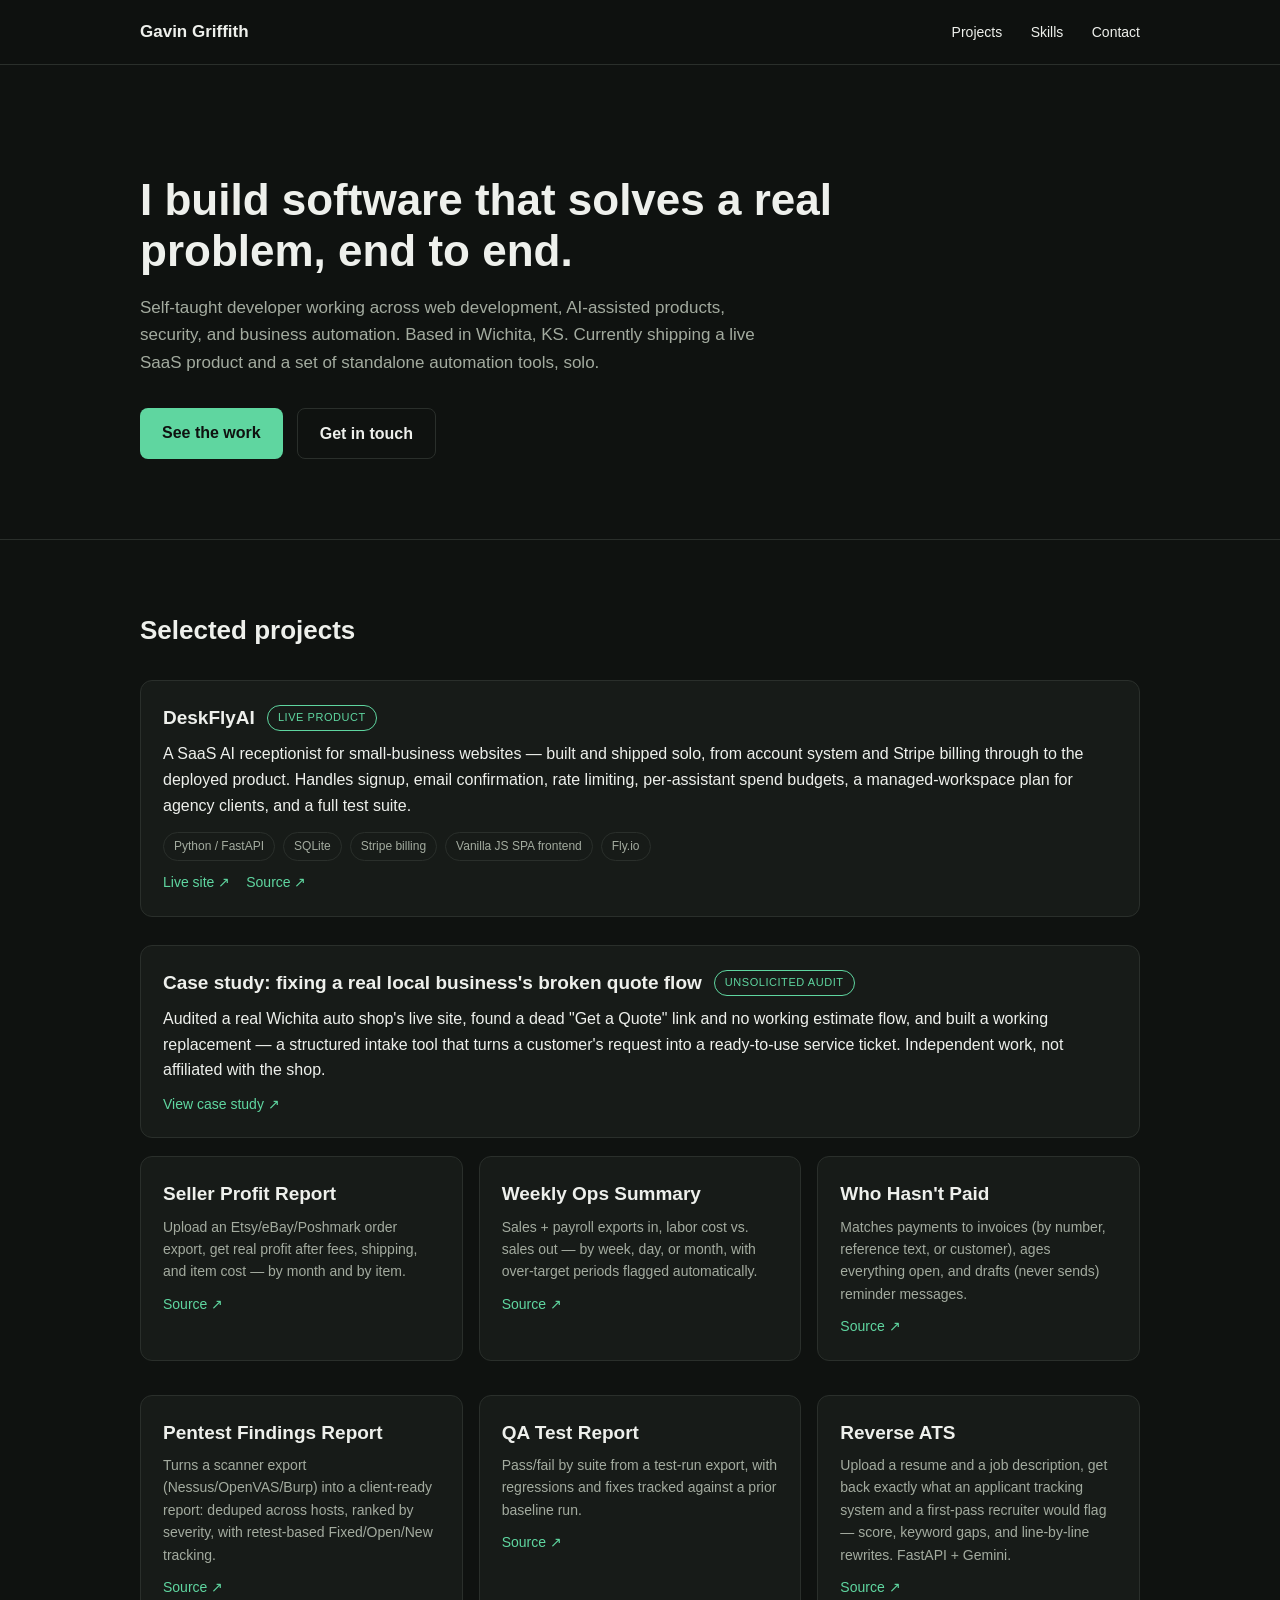
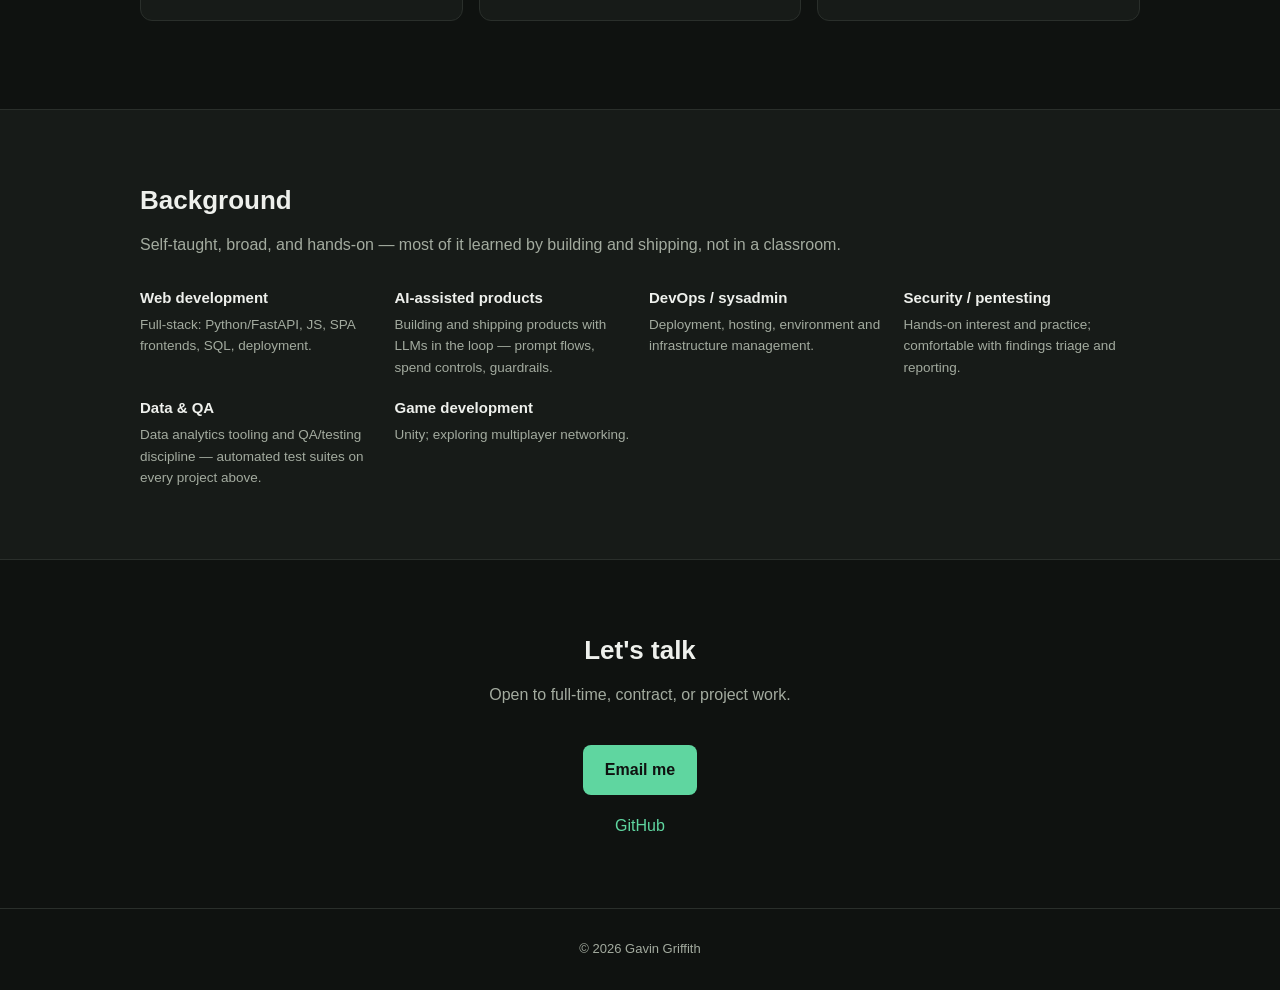
<file: index.html>
<!doctype html>
<html lang="en">
<head>
<meta charset="utf-8">
<meta name="viewport" content="width=device-width, initial-scale=1">
<title>Gavin Griffith — Software Developer</title>
<meta name="description" content="Self-taught software developer: web, AI-assisted products, security, and automation tooling.">
<link rel="stylesheet" href="style.css">
</head>
<body>
<header class="site-header">
  <div class="wrap">
    <span class="logo">Gavin Griffith</span>
    <nav>
      <a href="#projects">Projects</a>
      <a href="#skills">Skills</a>
      <a href="#contact">Contact</a>
    </nav>
  </div>
</header>

<section class="hero">
  <div class="wrap">
    <h1>I build software that solves a real problem, end to end.</h1>
    <p class="lede">Self-taught developer working across web development, AI-assisted products, security, and
      business automation. Based in Wichita, KS. Currently shipping a live SaaS product and a set of
      standalone automation tools, solo.</p>
    <div class="cta-row">
      <a class="btn" href="#projects">See the work</a>
      <a class="btn btn-outline" href="#contact">Get in touch</a>
    </div>
  </div>
</section>

<section id="projects" class="section">
  <div class="wrap">
    <h2>Selected projects</h2>

    <article class="project featured">
      <div class="project-head">
        <h3>DeskFlyAI</h3>
        <span class="tag">Live product</span>
      </div>
      <p>A SaaS AI receptionist for small-business websites — built and shipped solo, from account system
        and Stripe billing through to the deployed product. Handles signup, email confirmation, rate
        limiting, per-assistant spend budgets, a managed-workspace plan for agency clients, and a full
        test suite.</p>
      <ul class="stack">
        <li>Python / FastAPI</li><li>SQLite</li><li>Stripe billing</li><li>Vanilla JS SPA frontend</li><li>Fly.io</li>
      </ul>
      <div class="links">
        <a href="https://deskflyai.com" target="_blank" rel="noopener">Live site ↗</a>
        <a href="https://github.com/darth-hash5474/deskflyai" target="_blank" rel="noopener">Source ↗</a>
      </div>
    </article>

    <article class="project featured">
      <div class="project-head">
        <h3>Case study: fixing a real local business's broken quote flow</h3>
        <span class="tag">Unsolicited audit</span>
      </div>
      <p>Audited a real Wichita auto shop's live site, found a dead "Get a Quote" link and no working
        estimate flow, and built a working replacement — a structured intake tool that turns a customer's
        request into a ready-to-use service ticket. Independent work, not affiliated with the shop.</p>
      <div class="links">
        <a href="case-studies/the-garage/" target="_blank" rel="noopener">View case study ↗</a>
      </div>
    </article>

    <div class="project-grid">
      <article class="project">
        <h3>Seller Profit Report</h3>
        <p>Upload an Etsy/eBay/Poshmark order export, get real profit after fees, shipping, and item cost —
          by month and by item.</p>
        <div class="links"><a href="https://github.com/darth-hash5474/seller-profit" target="_blank" rel="noopener">Source ↗</a></div>
      </article>
      <article class="project">
        <h3>Weekly Ops Summary</h3>
        <p>Sales + payroll exports in, labor cost vs. sales out — by week, day, or month, with over-target
          periods flagged automatically.</p>
        <div class="links"><a href="https://github.com/darth-hash5474/labor-vs-sales" target="_blank" rel="noopener">Source ↗</a></div>
      </article>
      <article class="project">
        <h3>Who Hasn't Paid</h3>
        <p>Matches payments to invoices (by number, reference text, or customer), ages everything open, and
          drafts (never sends) reminder messages.</p>
        <div class="links"><a href="https://github.com/darth-hash5474/unpaid-invoices" target="_blank" rel="noopener">Source ↗</a></div>
      </article>
      <article class="project">
        <h3>Pentest Findings Report</h3>
        <p>Turns a scanner export (Nessus/OpenVAS/Burp) into a client-ready report: deduped across hosts,
          ranked by severity, with retest-based Fixed/Open/New tracking.</p>
        <div class="links"><a href="https://github.com/darth-hash5474/pentest-report" target="_blank" rel="noopener">Source ↗</a></div>
      </article>
      <article class="project">
        <h3>QA Test Report</h3>
        <p>Pass/fail by suite from a test-run export, with regressions and fixes tracked against a prior
          baseline run.</p>
        <div class="links"><a href="https://github.com/darth-hash5474/qa-test" target="_blank" rel="noopener">Source ↗</a></div>
      </article>
      <article class="project">
        <h3>Reverse ATS</h3>
        <p>Upload a resume and a job description, get back exactly what an applicant tracking system and a
          first-pass recruiter would flag — score, keyword gaps, and line-by-line rewrites. FastAPI + Gemini.</p>
        <div class="links"><a href="https://github.com/darth-hash5474/reverse-ats" target="_blank" rel="noopener">Source ↗</a></div>
      </article>
    </div>
  </div>
</section>

<section id="skills" class="section alt">
  <div class="wrap">
    <h2>Background</h2>
    <p class="muted">Self-taught, broad, and hands-on — most of it learned by building and shipping, not
      in a classroom.</p>
    <div class="skill-grid">
      <div class="skill"><h4>Web development</h4><p>Full-stack: Python/FastAPI, JS, SPA frontends, SQL, deployment.</p></div>
      <div class="skill"><h4>AI-assisted products</h4><p>Building and shipping products with LLMs in the loop — prompt flows, spend controls, guardrails.</p></div>
      <div class="skill"><h4>DevOps / sysadmin</h4><p>Deployment, hosting, environment and infrastructure management.</p></div>
      <div class="skill"><h4>Security / pentesting</h4><p>Hands-on interest and practice; comfortable with findings triage and reporting.</p></div>
      <div class="skill"><h4>Data & QA</h4><p>Data analytics tooling and QA/testing discipline — automated test suites on every project above.</p></div>
      <div class="skill"><h4>Game development</h4><p>Unity; exploring multiplayer networking.</p></div>
    </div>
  </div>
</section>

<section id="contact" class="section">
  <div class="wrap center">
    <h2>Let's talk</h2>
    <p class="muted">Open to full-time, contract, or project work.</p>
    <a class="btn" href="mailto:gavingriffith212@gmail.com">Email me</a>
    <p class="social"><a href="https://github.com/darth-hash5474" target="_blank" rel="noopener">GitHub</a></p>
  </div>
</section>

<footer class="site-footer"><div class="wrap">© <span id="year"></span> Gavin Griffith</div></footer>
<script>document.getElementById("year").textContent = new Date().getFullYear();</script>
</body>
</html>
</file>
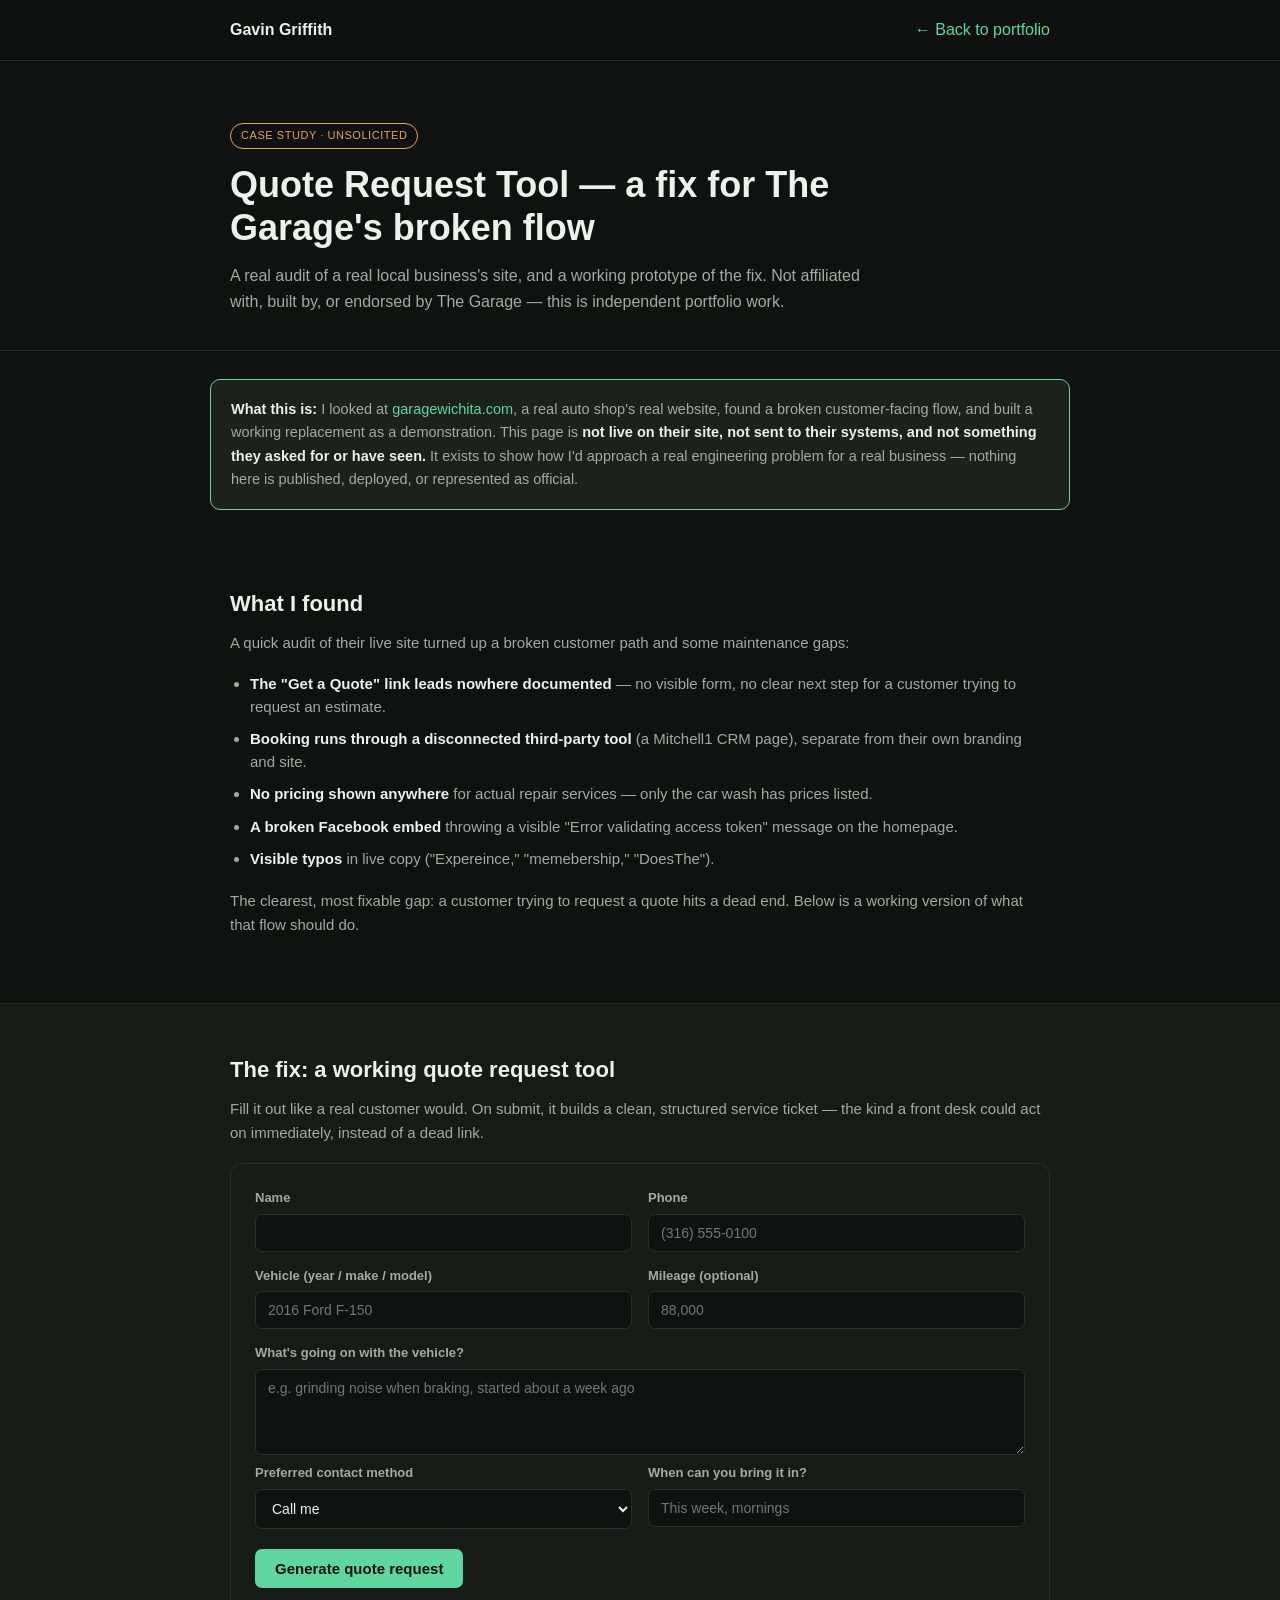
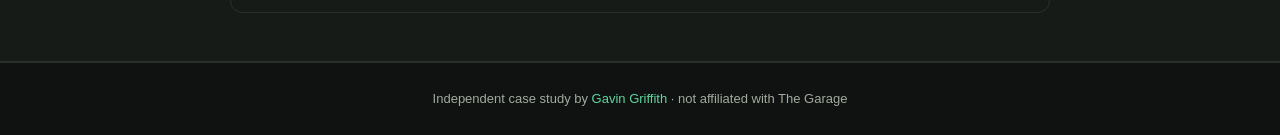
<file: case-studies/the-garage/index.html>
<!doctype html>
<html lang="en">
<head>
<meta charset="utf-8">
<meta name="viewport" content="width=device-width, initial-scale=1">
<title>Concept: Quote Request Tool — The Garage (Wichita, KS)</title>
<meta name="description" content="Independent portfolio case study: a working quote-request tool prototype, built to replace a broken flow found on a real local shop's site.">
<link rel="stylesheet" href="style.css">
</head>
<body>

<header class="site-header">
  <div class="wrap">
    <a class="logo" href="https://gaving.dev">Gavin Griffith</a>
    <nav><a href="https://gaving.dev#projects">← Back to portfolio</a></nav>
  </div>
</header>

<section class="hero">
  <div class="wrap">
    <span class="tag">Case study · unsolicited</span>
    <h1>Quote Request Tool — a fix for The Garage's broken flow</h1>
    <p class="lede">A real audit of a real local business's site, and a working prototype of the fix. Not affiliated
      with, built by, or endorsed by The Garage — this is independent portfolio work.</p>
  </div>
</section>

<div class="disclaimer wrap">
  <strong>What this is:</strong> I looked at <a href="http://www.garagewichita.com/" target="_blank" rel="noopener">garagewichita.com</a>,
  a real auto shop's real website, found a broken customer-facing flow, and built a working replacement as a
  demonstration. This page is <strong>not live on their site, not sent to their systems, and not something
  they asked for or have seen.</strong> It exists to show how I'd approach a real engineering problem for a
  real business — nothing here is published, deployed, or represented as official.
</div>

<section class="section">
  <div class="wrap">
    <h2>What I found</h2>
    <p class="muted">A quick audit of their live site turned up a broken customer path and some maintenance gaps:</p>
    <ul class="findings">
      <li><strong>The "Get a Quote" link leads nowhere documented</strong> — no visible form, no clear next step
        for a customer trying to request an estimate.</li>
      <li><strong>Booking runs through a disconnected third-party tool</strong> (a Mitchell1 CRM page), separate
        from their own branding and site.</li>
      <li><strong>No pricing shown anywhere</strong> for actual repair services — only the car wash has prices listed.</li>
      <li><strong>A broken Facebook embed</strong> throwing a visible "Error validating access token" message on
        the homepage.</li>
      <li><strong>Visible typos</strong> in live copy ("Expereince," "memebership," "DoesThe").</li>
    </ul>
    <p class="muted">The clearest, most fixable gap: a customer trying to request a quote hits a dead end. Below
      is a working version of what that flow should do.</p>
  </div>
</section>

<section class="section alt">
  <div class="wrap">
    <h2>The fix: a working quote request tool</h2>
    <p class="muted">Fill it out like a real customer would. On submit, it builds a clean, structured service
      ticket — the kind a front desk could act on immediately, instead of a dead link.</p>

    <div class="card" id="formCard">
      <form id="quoteForm">
        <div class="row">
          <div class="field">
            <label for="name">Name</label>
            <input type="text" id="name" required>
          </div>
          <div class="field">
            <label for="phone">Phone</label>
            <input type="text" id="phone" required placeholder="(316) 555-0100">
          </div>
        </div>
        <div class="row">
          <div class="field">
            <label for="vehicle">Vehicle (year / make / model)</label>
            <input type="text" id="vehicle" required placeholder="2016 Ford F-150">
          </div>
          <div class="field">
            <label for="mileage">Mileage (optional)</label>
            <input type="text" id="mileage" placeholder="88,000">
          </div>
        </div>
        <div class="field">
          <label for="issue">What's going on with the vehicle?</label>
          <textarea id="issue" required rows="4" placeholder="e.g. grinding noise when braking, started about a week ago"></textarea>
        </div>
        <div class="row">
          <div class="field">
            <label for="contact">Preferred contact method</label>
            <select id="contact">
              <option>Call me</option>
              <option>Text me</option>
              <option>Either is fine</option>
            </select>
          </div>
          <div class="field">
            <label for="when">When can you bring it in?</label>
            <input type="text" id="when" placeholder="This week, mornings">
          </div>
        </div>
        <button type="submit">Generate quote request</button>
      </form>

      <div id="ticketOut" hidden>
        <h3>Service ticket</h3>
        <pre id="ticketText"></pre>
        <div class="ticket-actions">
          <button type="button" id="downloadBtn">Download .txt</button>
          <button type="button" id="resetBtn" class="btn-outline">Start over</button>
        </div>
        <p class="note">In a real deployment, this ticket would post straight into the shop's own intake queue
          instead of a generic quote-request dead end — no third-party tool required.</p>
      </div>
    </div>
  </div>
</section>

<footer class="site-footer"><div class="wrap">Independent case study by <a href="https://gaving.dev">Gavin Griffith</a> · not affiliated with The Garage</div></footer>

<script>
const form = document.getElementById('quoteForm');
const out = document.getElementById('ticketOut');
const formCard = document.getElementById('formCard');
const ticketText = document.getElementById('ticketText');

function pad(n){ return n.toString().padStart(2,'0'); }
function ticketId(){
  const d = new Date();
  return `GAR-${d.getFullYear()}${pad(d.getMonth()+1)}${pad(d.getDate())}-${Math.floor(Math.random()*900+100)}`;
}

form.addEventListener('submit', function(e){
  e.preventDefault();
  const name = document.getElementById('name').value.trim();
  const phone = document.getElementById('phone').value.trim();
  const vehicle = document.getElementById('vehicle').value.trim();
  const mileage = document.getElementById('mileage').value.trim();
  const issue = document.getElementById('issue').value.trim();
  const contact = document.getElementById('contact').value;
  const when = document.getElementById('when').value.trim();
  const id = ticketId();
  const now = new Date();

  const lines = [
    `SERVICE QUOTE REQUEST`,
    `Ticket: ${id}`,
    `Submitted: ${now.toLocaleString()}`,
    ``,
    `Customer: ${name}`,
    `Phone: ${phone}`,
    `Preferred contact: ${contact}`,
    ``,
    `Vehicle: ${vehicle}`,
    mileage ? `Mileage: ${mileage}` : null,
    ``,
    `Issue reported:`,
    issue,
    ``,
    when ? `Availability: ${when}` : null,
  ].filter(Boolean).join('\n');

  ticketText.textContent = lines;
  form.closest('form').hidden = true;
  out.hidden = false;
  out.dataset.content = lines;
  out.dataset.id = id;
});

document.getElementById('downloadBtn').addEventListener('click', function(){
  const blob = new Blob([document.getElementById('ticketOut').dataset.content], {type:'text/plain'});
  const a = document.createElement('a');
  a.href = URL.createObjectURL(blob);
  a.download = document.getElementById('ticketOut').dataset.id + '.txt';
  a.click();
});

document.getElementById('resetBtn').addEventListener('click', function(){
  form.reset();
  form.hidden = false;
  out.hidden = true;
});
</script>
</body>
</html>
</file>
<file: style.css>
:root{--bg:#0f1210;--panel:#171b18;--ink:#eef0ec;--sub:#a3ab9f;--line:#2a2f2b;--accent:#5fd6a0;}
*{box-sizing:border-box;margin:0;padding:0}
body{background:var(--bg);color:var(--ink);font:16px/1.6 -apple-system,BlinkMacSystemFont,"Segoe UI",Roboto,Helvetica,Arial,sans-serif}
.wrap{max-width:1040px;margin:0 auto;padding:0 20px}
a{color:var(--accent);text-decoration:none}
a:hover{text-decoration:underline}
.site-header{position:sticky;top:0;background:rgba(15,18,16,.9);backdrop-filter:blur(6px);border-bottom:1px solid var(--line);z-index:10}
.site-header .wrap{display:flex;align-items:center;justify-content:space-between;height:64px}
.logo{font-weight:700;font-size:17px}
nav a{color:var(--ink);margin-left:24px;font-size:14px}
.hero{padding:110px 0 80px;text-align:left;border-bottom:1px solid var(--line)}
.hero h1{font-size:clamp(28px,5vw,44px);font-weight:800;max-width:760px;line-height:1.15}
.hero .lede{color:var(--sub);max-width:620px;margin-top:18px;font-size:17px}
.cta-row{margin-top:32px;display:flex;gap:14px;flex-wrap:wrap}
.btn{display:inline-block;background:var(--accent);color:#0f1210;font-weight:700;padding:12px 22px;border-radius:8px}
.btn:hover{opacity:.9;text-decoration:none}
.btn-outline{background:transparent;border:1px solid var(--line);color:var(--ink)}
.section{padding:70px 0}
.section.alt{background:var(--panel);border-top:1px solid var(--line);border-bottom:1px solid var(--line)}
.section h2{font-size:26px;margin-bottom:10px}
.muted{color:var(--sub);margin-bottom:28px}
.project{background:var(--panel);border:1px solid var(--line);border-radius:12px;padding:22px;margin-bottom:18px}
.project.featured{margin-top:28px}
.project-head{display:flex;align-items:center;gap:12px;margin-bottom:8px}
.project h3{font-size:19px}
.tag{font-size:11px;text-transform:uppercase;letter-spacing:.05em;color:var(--accent);border:1px solid var(--accent);border-radius:999px;padding:3px 10px}
.stack{display:flex;flex-wrap:wrap;gap:8px;list-style:none;margin:14px 0 10px}
.stack li{font-size:12px;color:var(--sub);border:1px solid var(--line);border-radius:999px;padding:4px 10px}
.links{display:flex;gap:16px;margin-top:10px;font-size:14px}
.project-grid{display:grid;grid-template-columns:repeat(auto-fit,minmax(260px,1fr));gap:16px;margin-top:16px}
.project-grid .project p{color:var(--sub);font-size:14px;margin-top:6px}
.skill-grid{display:grid;grid-template-columns:repeat(auto-fit,minmax(220px,1fr));gap:18px}
.skill h4{font-size:15px;margin-bottom:4px}
.skill p{color:var(--sub);font-size:13.5px}
.center{text-align:center}
.center .btn{margin-top:10px}
.social{margin-top:18px;color:var(--sub)}
.site-footer{padding:30px 0;color:var(--sub);font-size:13px;text-align:center;border-top:1px solid var(--line)}
@media (max-width:600px){ nav a{margin-left:14px;font-size:13px} .hero{padding:90px 0 60px} }
</file>
<file: case-studies/the-garage/style.css>
:root{--bg:#0f1210;--panel:#171b18;--ink:#eef0ec;--sub:#a3ab9f;--line:#2a2f2b;--accent:#5fd6a0;--warn:#e0a35f;}
*{box-sizing:border-box;margin:0;padding:0}
body{background:var(--bg);color:var(--ink);font:16px/1.6 -apple-system,BlinkMacSystemFont,"Segoe UI",Roboto,Helvetica,Arial,sans-serif}
.wrap{max-width:860px;margin:0 auto;padding:0 20px}
a{color:var(--accent);text-decoration:none}
a:hover{text-decoration:underline}
.site-header{position:sticky;top:0;background:rgba(15,18,16,.9);backdrop-filter:blur(6px);border-bottom:1px solid var(--line);z-index:10}
.site-header .wrap{display:flex;align-items:center;justify-content:space-between;height:60px}
.logo{font-weight:700;font-size:16px;color:var(--ink)}
.hero{padding:60px 0 36px;border-bottom:1px solid var(--line)}
.tag{display:inline-block;font-size:11px;text-transform:uppercase;letter-spacing:.05em;color:var(--warn);border:1px solid var(--warn);border-radius:999px;padding:3px 10px;margin-bottom:14px}
.hero h1{font-size:clamp(24px,4.4vw,36px);font-weight:800;line-height:1.2;max-width:760px}
.hero .lede{color:var(--sub);max-width:640px;margin-top:14px;font-size:16px}
.disclaimer{background:#1b2219;border:1px solid var(--accent);border-radius:10px;padding:18px 20px;margin:28px auto;font-size:14.5px;color:var(--sub);max-width:860px}
.disclaimer strong{color:var(--ink)}
.section{padding:48px 0}
.section.alt{background:var(--panel);border-top:1px solid var(--line);border-bottom:1px solid var(--line)}
.section h2{font-size:22px;margin-bottom:10px}
.muted{color:var(--sub);margin-bottom:18px;font-size:15px}
.findings{margin:0 0 18px 0;padding-left:20px}
.findings li{margin-bottom:10px;color:var(--sub);font-size:15px;line-height:1.5}
.findings li strong{color:var(--ink)}
.card{background:var(--panel);border:1px solid var(--line);border-radius:12px;padding:24px;margin-top:10px}
.row{display:flex;flex-wrap:wrap;gap:16px;margin-bottom:14px}
.field{flex:1 1 220px}
label{display:block;font-size:13px;font-weight:600;margin-bottom:5px;color:var(--sub)}
input,select,textarea{width:100%;padding:10px 12px;border:1px solid var(--line);border-radius:7px;font-size:14px;background:#0f1210;color:var(--ink);font-family:inherit}
textarea{resize:vertical}
input:focus,select:focus,textarea:focus{outline:1px solid var(--accent)}
button{background:var(--accent);color:#0f1210;border:0;padding:11px 20px;border-radius:7px;font-size:15px;font-weight:700;cursor:pointer;margin-top:6px}
button:hover{opacity:.9}
.btn-outline{background:transparent;border:1px solid var(--line);color:var(--ink);margin-left:10px}
#ticketOut h3{font-size:16px;margin-bottom:10px}
#ticketOut pre{background:#0f1210;border:1px solid var(--line);border-radius:8px;padding:16px;font-size:13.5px;white-space:pre-wrap;color:var(--ink)}
.ticket-actions{margin-top:14px}
.note{color:var(--sub);font-size:13px;margin-top:14px}
.site-footer{padding:26px 0;color:var(--sub);font-size:13px;text-align:center;border-top:1px solid var(--line)}
@media (max-width:600px){ .hero{padding:44px 0 28px} .card{padding:18px} }
</file>
